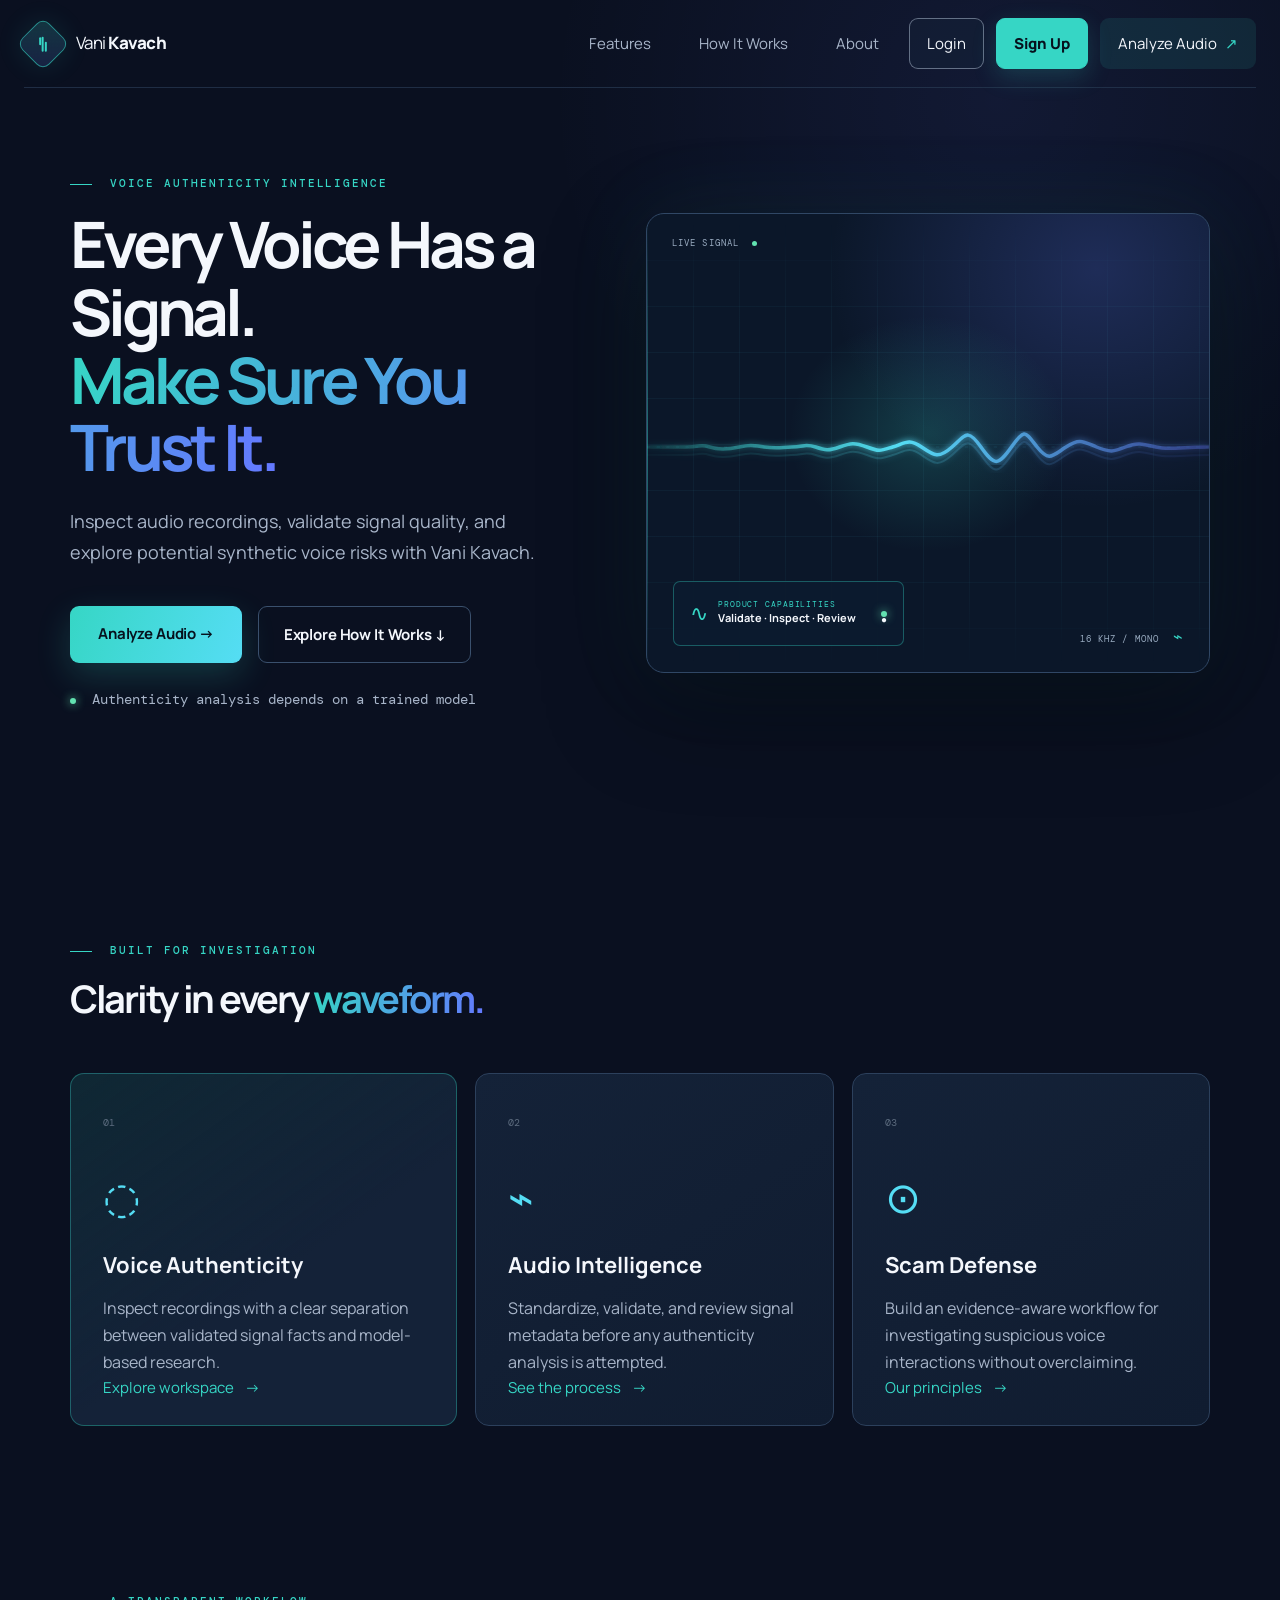
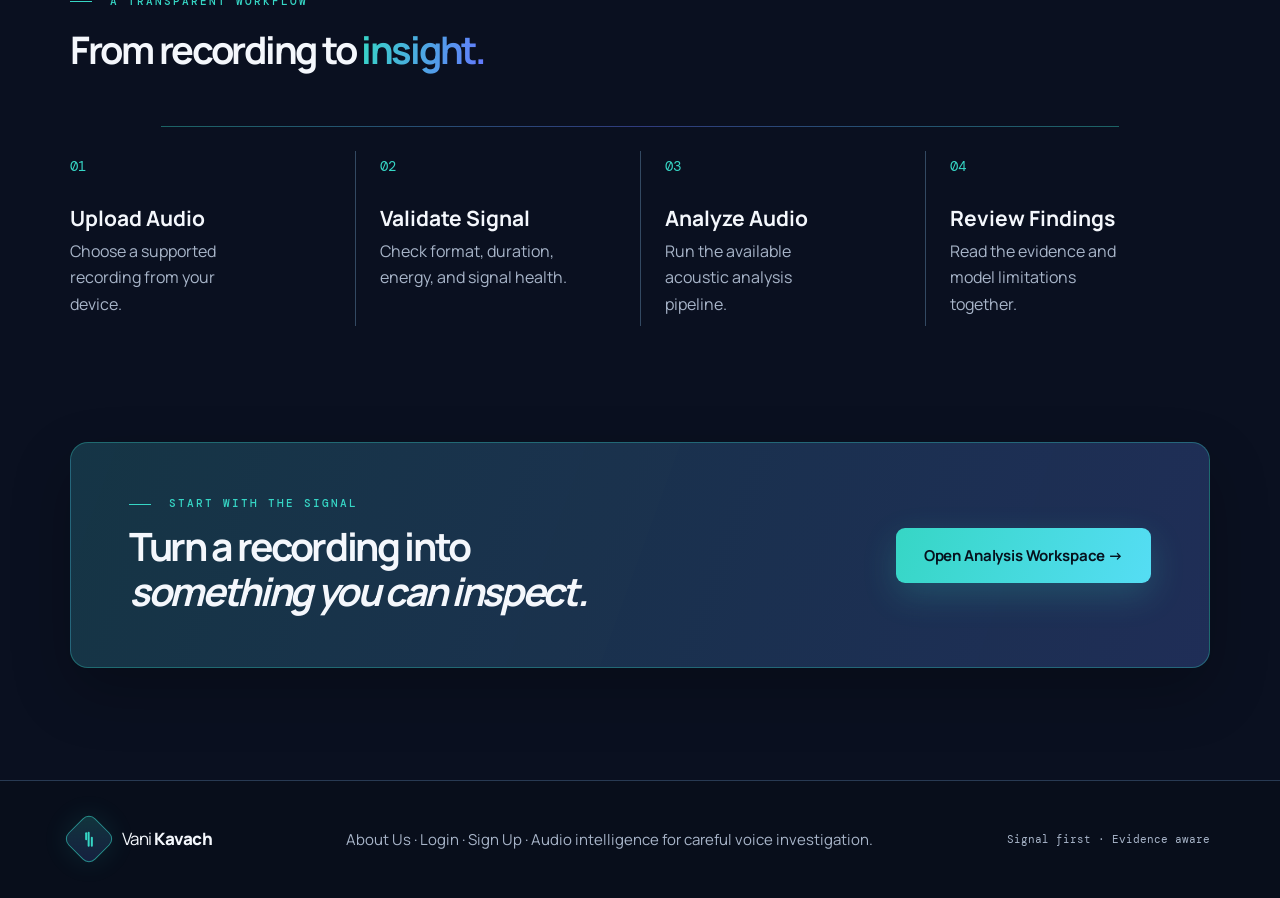
<file: frontend/index.html>
<!doctype html>
<html lang="en">
  <head>
    <meta charset="UTF-8" />
    <meta name="viewport" content="width=device-width, initial-scale=1.0" />
    <meta name="description" content="Vani Kavach voice signal validation workspace." />
    <title>Vani Kavach | Verify the Signal</title>
    <link rel="stylesheet" href="style.css" />
    <link rel="stylesheet" href="premium.css" />
  </head>
  <body>
    <header class="site-header">
      <a class="brand" href="index.html" aria-label="Vani Kavach home">
        <span class="brand-mark" aria-hidden="true"><i></i><i></i><i></i></span>
        <span>Vani <strong>Kavach</strong></span>
      </a>
      <button class="menu-toggle" type="button" aria-expanded="false" aria-controls="site-nav">Menu</button>
      <nav id="site-nav" class="site-nav" aria-label="Primary navigation">
        <a href="index.html#features">Features</a>
        <a href="index.html#how-it-works">How It Works</a>
        <a href="about.html">About</a>
        <a href="login.html">Login</a>
        <a href="signup.html">Sign Up</a>
        <a class="nav-cta" href="analyze.html">Analyze Audio <span aria-hidden="true">↗</span></a>
      </nav>
    </header>

    <main id="top">
      <section class="hero shell">
        <div class="hero-copy">
          <p class="eyebrow"><span></span> Voice authenticity intelligence</p>
          <h1>Every Voice Has a Signal.<br /><em>Make Sure You Trust It.</em></h1>
          <p class="hero-text">Inspect audio recordings, validate signal quality, and explore potential synthetic voice risks with Vani Kavach.</p>
          <div class="hero-actions">
            <a class="button button-primary" href="analyze.html">Analyze Audio <span aria-hidden="true">→</span></a>
            <a class="button button-quiet" href="#how-it-works">Explore How It Works <span aria-hidden="true">↓</span></a>
          </div>
          <div class="hero-note"><span class="pulse-dot"></span> Authenticity analysis depends on a trained model</div>
        </div>
        <div class="hero-visual" aria-label="Animated audio signal visualization">
          <div class="visual-grid"></div>
          <div class="scan-line"></div>
          <div class="signal-label label-top">LIVE SIGNAL <b></b></div>
          <div class="signal-label label-bottom">16 KHZ / MONO <span>⌁</span></div>
          <svg class="waveform" viewBox="0 0 700 280" role="img" aria-label="Audio waveform">
            <defs>
              <linearGradient id="wave" x1="0" x2="1">
                <stop offset="0" stop-color="#36d6c5" stop-opacity=".1" />
                <stop offset=".45" stop-color="#55ddf4" />
                <stop offset="1" stop-color="#6478ff" stop-opacity=".3" />
              </linearGradient>
              <filter id="glow"><feGaussianBlur stdDeviation="4" result="blur" /><feMerge><feMergeNode in="blur" /><feMergeNode in="SourceGraphic" /></feMerge></filter>
            </defs>
            <path class="wave-back" d="M0 140 C24 140 28 140 48 140 S66 136 78 140 S101 143 115 140 S132 138 146 140 S162 141 180 140 S198 136 210 140 S226 145 240 140 S258 134 274 140 S290 145 306 140 S326 129 342 140 S363 155 380 140 S399 116 416 140 S437 164 454 140 S471 121 486 140 S505 151 522 140 S543 133 560 140 S581 146 596 140 S617 136 634 140 S660 140 700 140" />
            <path class="wave-front" d="M0 140 C24 140 28 140 48 140 S66 136 78 140 S101 143 115 140 S132 138 146 140 S162 141 180 140 S198 136 210 140 S226 145 240 140 S258 134 274 140 S290 145 306 140 S326 129 342 140 S363 155 380 140 S399 116 416 140 S437 164 454 140 S471 121 486 140 S505 151 522 140 S543 133 560 140 S581 146 596 140 S617 136 634 140 S660 140 700 140" />
            <line x1="0" y1="140" x2="700" y2="140" class="wave-axis" />
          </svg>
          <div class="signal-panel">
            <span class="panel-icon">∿</span>
            <div><small>PRODUCT CAPABILITIES</small><strong>Validate · Inspect · Review</strong></div>
            <span class="panel-status">●</span>
          </div>
        </div>
      </section>

      <section id="features" class="section shell">
        <div class="section-heading"><p class="eyebrow"><span></span> Built for investigation</p><h2>Clarity in every <em>waveform.</em></h2></div>
        <div class="feature-grid">
          <article class="feature-card"><span class="feature-number">01</span><span class="feature-icon">◌</span><h3>Voice Authenticity</h3><p>Inspect recordings with a clear separation between validated signal facts and model-based research.</p><a href="analyze.html">Explore workspace <span>→</span></a></article>
          <article class="feature-card"><span class="feature-number">02</span><span class="feature-icon">⌁</span><h3>Audio Intelligence</h3><p>Standardize, validate, and review signal metadata before any authenticity analysis is attempted.</p><a href="#how-it-works">See the process <span>→</span></a></article>
          <article class="feature-card"><span class="feature-number">03</span><span class="feature-icon">⊙</span><h3>Scam Defense</h3><p>Build an evidence-aware workflow for investigating suspicious voice interactions without overclaiming.</p><a href="about.html">Our principles <span>→</span></a></article>
        </div>
      </section>

      <section id="how-it-works" class="section shell process-section">
        <div class="section-heading"><p class="eyebrow"><span></span> A transparent workflow</p><h2>From recording to <em>insight.</em></h2></div>
        <div class="process-grid"><article><span>01</span><h3>Upload Audio</h3><p>Choose a supported recording from your device.</p></article><article><span>02</span><h3>Validate Signal</h3><p>Check format, duration, energy, and signal health.</p></article><article><span>03</span><h3>Analyze Audio</h3><p>Run the available acoustic analysis pipeline.</p></article><article><span>04</span><h3>Review Findings</h3><p>Read the evidence and model limitations together.</p></article></div>
      </section>
      <section class="shell final-cta">
        <div><p class="eyebrow"><span></span> Start with the signal</p><h2>Turn a recording into<br /><em>something you can inspect.</em></h2></div>
        <a class="button button-primary" href="analyze.html">Open Analysis Workspace <span aria-hidden="true">→</span></a>
      </section>
    </main>

    <footer class="site-footer"><div class="shell footer-inner"><a class="brand" href="index.html"><span class="brand-mark" aria-hidden="true"><i></i><i></i><i></i></span><span>Vani <strong>Kavach</strong></span></a><p><a href="about.html">About Us</a> · <a href="login.html">Login</a> · <a href="signup.html">Sign Up</a> · Audio intelligence for careful voice investigation.</p><span class="footer-meta">Signal first · Evidence aware</span></div></footer>
    <script src="shared.js"></script>
  </body>
</html>
</file>
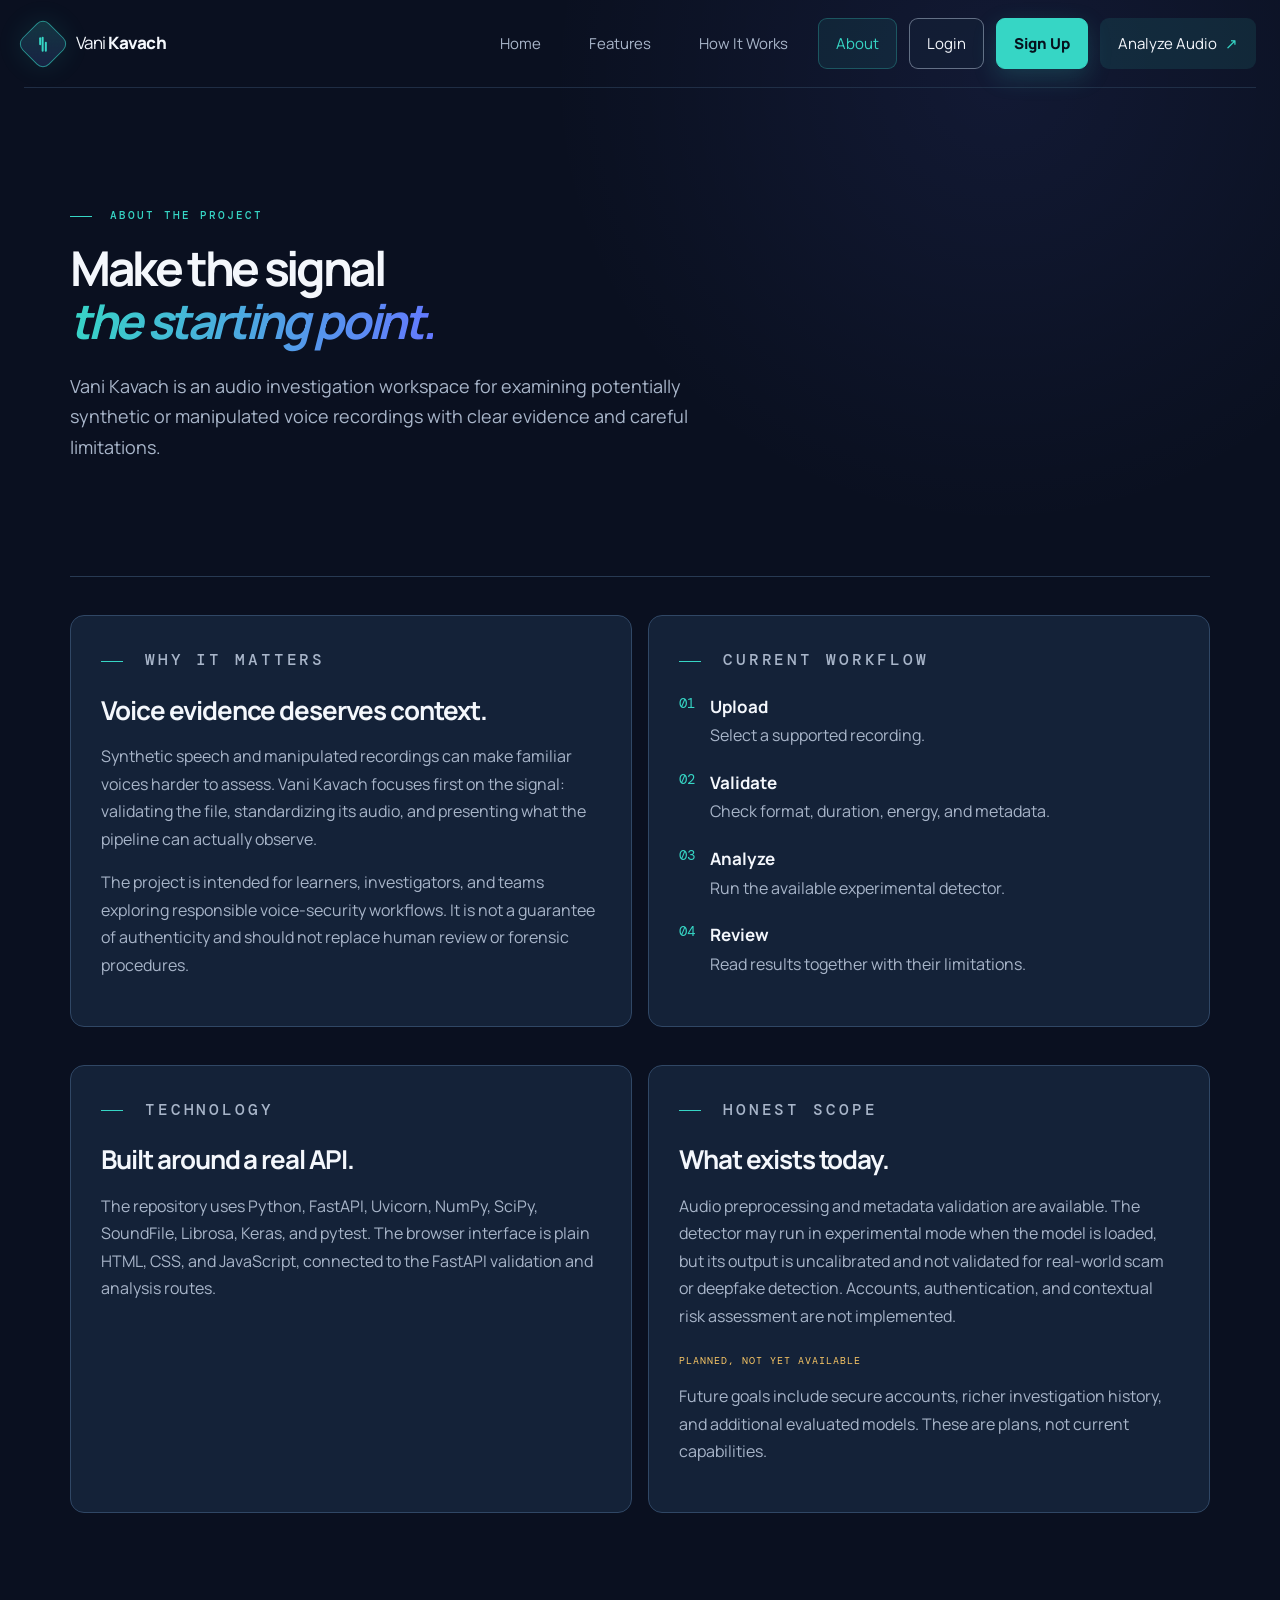
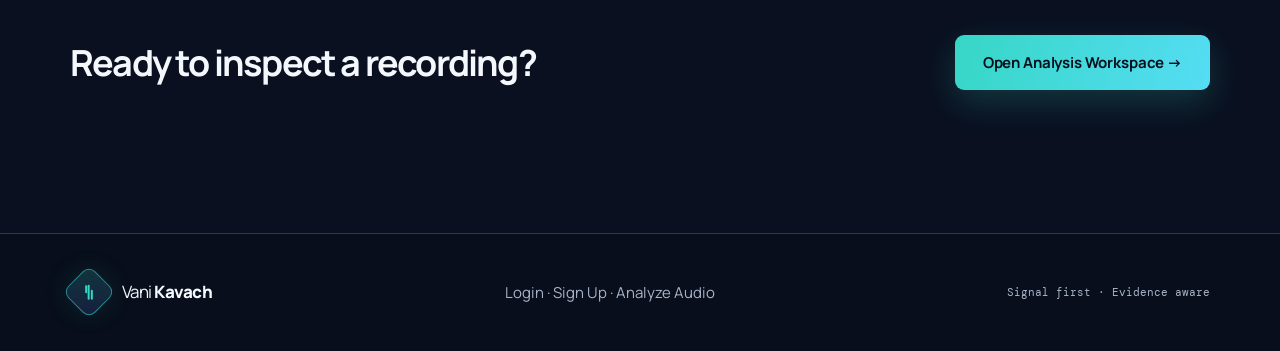
<file: frontend/about.html>
<!doctype html>
<html lang="en">
  <head><meta charset="UTF-8" /><meta name="viewport" content="width=device-width, initial-scale=1.0" /><meta name="description" content="About the Vani Kavach voice investigation project." /><title>About Vani Kavach</title><link rel="stylesheet" href="style.css" /><link rel="stylesheet" href="premium.css" /></head>
  <body>
    <header class="site-header"><a class="brand" href="index.html" aria-label="Vani Kavach home"><span class="brand-mark" aria-hidden="true"><i></i><i></i><i></i></span><span>Vani <strong>Kavach</strong></span></a><button class="menu-toggle" type="button" aria-expanded="false" aria-controls="site-nav">Menu</button><nav id="site-nav" class="site-nav" aria-label="Primary navigation"><a href="index.html">Home</a><a href="index.html#features">Features</a><a href="index.html#how-it-works">How It Works</a><a class="active" href="about.html">About</a><a href="login.html">Login</a><a href="signup.html">Sign Up</a><a class="nav-cta" href="analyze.html">Analyze Audio <span>↗</span></a></nav></header>
    <main class="page-main"><section class="shell page-hero"><p class="eyebrow"><span></span> About the project</p><h1>Make the signal<br /><em>the starting point.</em></h1><p>Vani Kavach is an audio investigation workspace for examining potentially synthetic or manipulated voice recordings with clear evidence and careful limitations.</p></section>
      <section class="shell content-grid"><article class="content-panel"><p class="eyebrow"><span></span> Why it matters</p><h2>Voice evidence deserves context.</h2><p>Synthetic speech and manipulated recordings can make familiar voices harder to assess. Vani Kavach focuses first on the signal: validating the file, standardizing its audio, and presenting what the pipeline can actually observe.</p><p>The project is intended for learners, investigators, and teams exploring responsible voice-security workflows. It is not a guarantee of authenticity and should not replace human review or forensic procedures.</p></article><article class="content-panel"><p class="eyebrow"><span></span> Current workflow</p><div class="stack-list"><div><b>01</b><span><strong>Upload</strong>Select a supported recording.</span></div><div><b>02</b><span><strong>Validate</strong>Check format, duration, energy, and metadata.</span></div><div><b>03</b><span><strong>Analyze</strong>Run the available experimental detector.</span></div><div><b>04</b><span><strong>Review</strong>Read results together with their limitations.</span></div></div></article></section>
      <section class="shell content-grid"><article class="content-panel"><p class="eyebrow"><span></span> Technology</p><h2>Built around a real API.</h2><p>The repository uses Python, FastAPI, Uvicorn, NumPy, SciPy, SoundFile, Librosa, Keras, and pytest. The browser interface is plain HTML, CSS, and JavaScript, connected to the FastAPI validation and analysis routes.</p></article><article class="content-panel"><p class="eyebrow"><span></span> Honest scope</p><h2>What exists today.</h2><p>Audio preprocessing and metadata validation are available. The detector may run in experimental mode when the model is loaded, but its output is uncalibrated and not validated for real-world scam or deepfake detection. Accounts, authentication, and contextual risk assessment are not implemented.</p><p class="planned-label">PLANNED, NOT YET AVAILABLE</p><p>Future goals include secure accounts, richer investigation history, and additional evaluated models. These are plans, not current capabilities.</p></article></section>
      <section class="shell page-cta"><h2>Ready to inspect a recording?</h2><a class="button button-primary" href="analyze.html">Open Analysis Workspace <span>→</span></a></section>
    </main>
    <footer class="site-footer"><div class="shell footer-inner"><a class="brand" href="index.html"><span class="brand-mark" aria-hidden="true"><i></i><i></i><i></i></span><span>Vani <strong>Kavach</strong></span></a><p><a href="login.html">Login</a> · <a href="signup.html">Sign Up</a> · <a href="analyze.html">Analyze Audio</a></p><span class="footer-meta">Signal first · Evidence aware</span></div></footer><script src="shared.js"></script>
  </body>
</html>
</file>
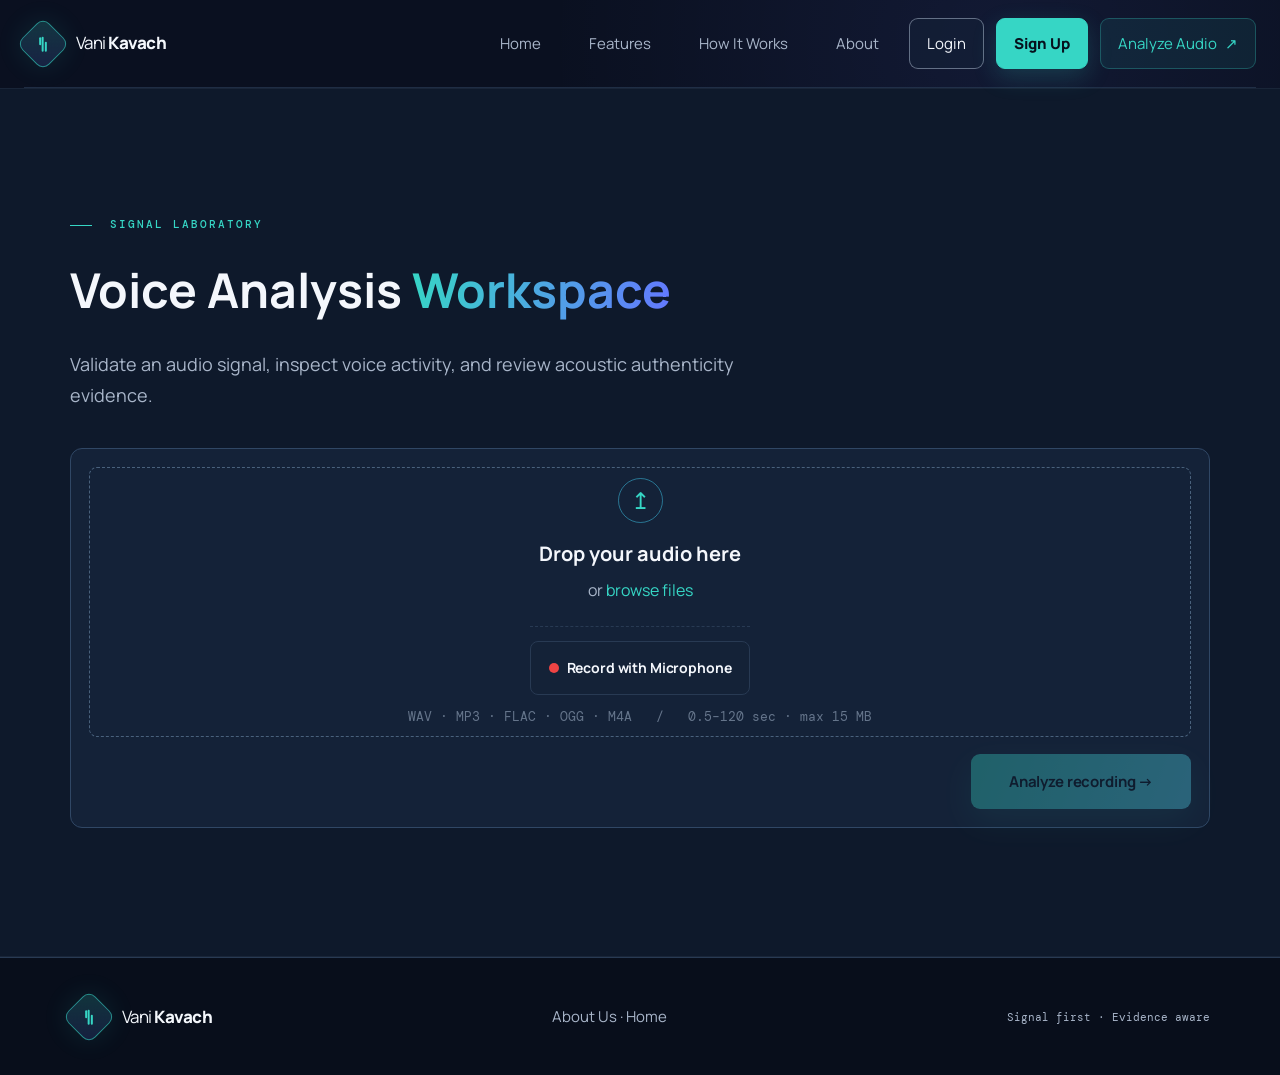
<file: frontend/analyze.html>
<!doctype html>
<html lang="en">
  <head>
    <meta charset="UTF-8" />
    <meta name="viewport" content="width=device-width, initial-scale=1.0" />
    <meta name="description" content="Validate and analyze an audio recording with Vani Kavach." />
    <title>Analyze Audio | Vani Kavach</title>
    <link rel="stylesheet" href="style.css" />
    <link rel="stylesheet" href="premium.css" />
  </head>
  <body>
    <header class="site-header">
      <a class="brand" href="index.html" aria-label="Vani Kavach home">
        <span class="brand-mark" aria-hidden="true"><i></i><i></i><i></i></span>
        <span>Vani <strong>Kavach</strong></span>
      </a>
      <button class="menu-toggle" type="button" aria-expanded="false" aria-controls="site-nav">Menu</button>
      <nav id="site-nav" class="site-nav" aria-label="Primary navigation">
        <a href="index.html">Home</a>
        <a href="index.html#features">Features</a>
        <a href="index.html#how-it-works">How It Works</a>
        <a href="about.html">About</a>
        <a href="login.html">Login</a>
        <a href="signup.html">Sign Up</a>
        <a class="nav-cta active" href="analyze.html">Analyze Audio <span>↗</span></a>
      </nav>
    </header>

    <main class="workspace-section page-main">
      <div class="shell">
        <div class="section-heading workspace-heading">
          <p class="eyebrow"><span></span> Signal laboratory</p>
          <h1>Voice Analysis <em>Workspace</em></h1>
          <p>Validate an audio signal, inspect voice activity, and review acoustic authenticity evidence.</p>
        </div>

        <div class="workspace-card">
          <div id="drop-zone" class="drop-zone" tabindex="0" role="button" aria-label="Choose an audio file">
            <input id="file-input" type="file" accept=".wav,.mp3,.flac,.ogg,.m4a,audio/*" hidden />
            <div class="upload-orb" aria-hidden="true">↥</div>
            <h3>Drop your audio here</h3>
            <p>or <button id="browse-button" class="inline-button" type="button">browse files</button></p>

            <div class="mic-option" style="margin-top: 16px; padding-top: 14px; border-top: 1px dashed var(--line); display: flex; flex-direction: column; align-items: center; gap: 8px;">
              <button id="record-button" class="button" type="button" style="background: rgba(20, 34, 56, 0.8); border: 1px solid var(--line); font-size: 14px; padding: 8px 18px; border-radius: 8px; display: inline-flex; align-items: center; gap: 8px; color: var(--text); cursor: pointer;">
                <span id="rec-indicator" style="width: 10px; height: 10px; border-radius: 50%; background: #ef4444; display: inline-block;"></span>
                <span id="record-text">Record with Microphone</span>
              </button>
              <span id="recording-timer" class="is-hidden" style="color: var(--highlight); font-weight: 700; font-size: 14px;">00:00</span>
            </div>

            <small style="margin-top: 12px; display: block;">WAV · MP3 · FLAC · OGG · M4A &nbsp; / &nbsp; 0.5–120 sec · max 15 MB</small>
          </div>

          <div id="file-card" class="file-card is-hidden">
            <div class="file-icon">∿</div>
            <div class="file-details">
              <strong id="file-name"></strong>
              <span id="file-size"></span>
            </div>
            <button id="remove-file" class="icon-button" type="button" aria-label="Remove selected file">×</button>
            <audio id="audio-preview" controls></audio>
            <div class="wave-strip" aria-hidden="true"></div>
          </div>

          <div class="workspace-actions">
            <p id="status-message" class="status-message" role="status" aria-live="polite"></p>
            <button id="analyze-button" class="button button-primary" type="button" disabled>
              Analyze recording <span>→</span>
            </button>
          </div>
        </div>

        <div id="results" class="results is-hidden" aria-live="polite"></div>
      </div>
    </main>

    <footer class="site-footer">
      <div class="shell footer-inner">
        <a class="brand" href="index.html">
          <span class="brand-mark" aria-hidden="true"><i></i><i></i><i></i></span>
          <span>Vani <strong>Kavach</strong></span>
        </a>
        <p><a href="about.html">About Us</a> · <a href="index.html">Home</a></p>
        <span class="footer-meta">Signal first · Evidence aware</span>
      </div>
    </footer>

    <script src="shared.js"></script>
    <script src="script.js"></script>
  </body>
</html>
</file>
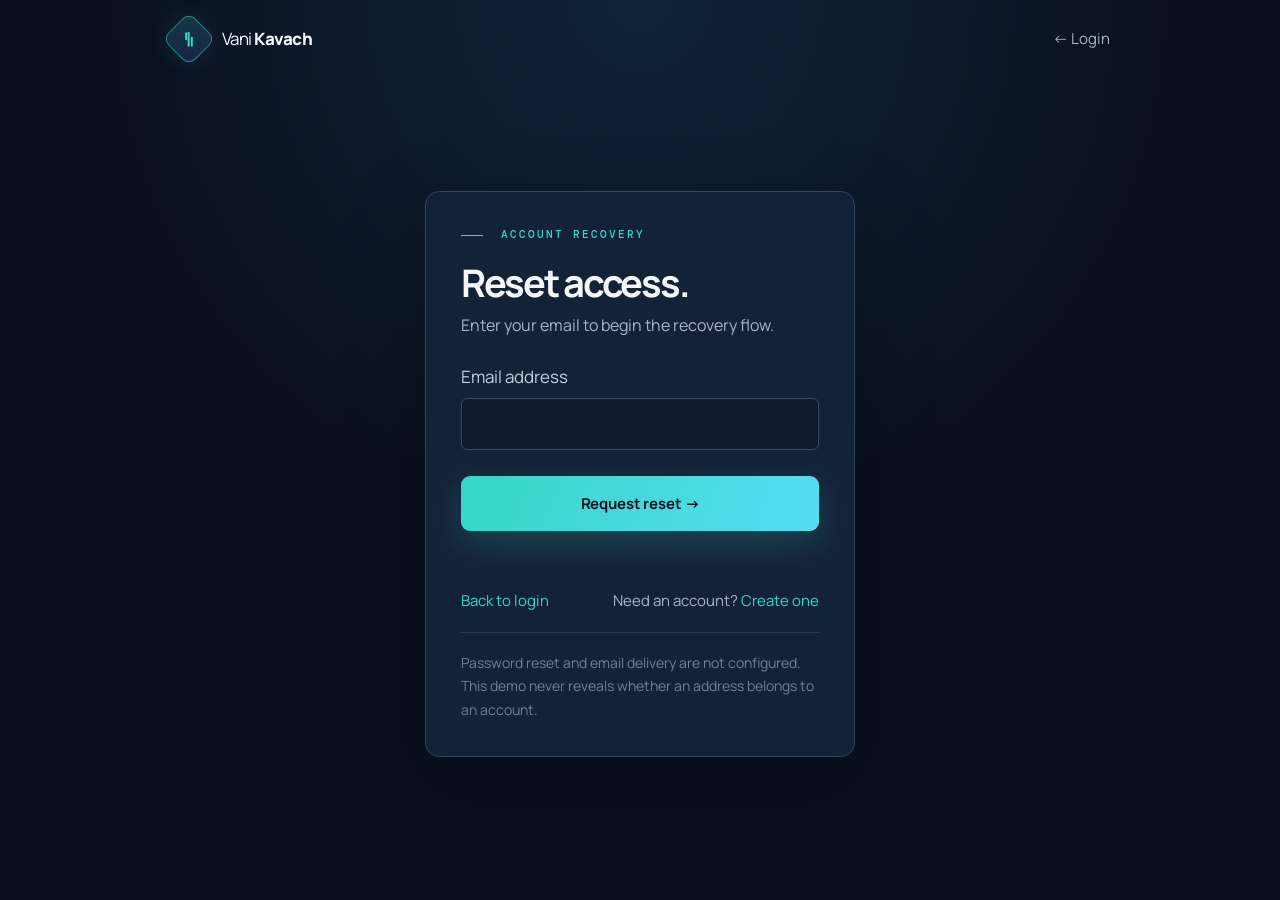
<file: frontend/forgot-password.html>
<!doctype html>
<html lang="en">
  <head><meta charset="UTF-8" /><meta name="viewport" content="width=device-width, initial-scale=1.0" /><title>Forgot Password | Vani Kavach</title><link rel="stylesheet" href="style.css" /><link rel="stylesheet" href="premium.css" /></head>
  <body class="auth-page"><header class="auth-header"><a class="brand" href="index.html"><span class="brand-mark" aria-hidden="true"><i></i><i></i><i></i></span><span>Vani <strong>Kavach</strong></span></a><a href="login.html" class="back-link">← Login</a></header><main class="auth-main"><section class="auth-card"><p class="eyebrow"><span></span> Account recovery</p><h1>Reset access.</h1><p class="auth-intro">Enter your email to begin the recovery flow.</p><form data-form-kind="forgot" novalidate><label for="email">Email address<input id="email" name="email" type="email" autocomplete="email" required /></label><button class="button button-primary form-submit" type="submit">Request reset <span>→</span></button><p class="form-message" role="status" aria-live="polite"></p></form><div class="auth-links"><a href="login.html">Back to login</a><span>Need an account? <a href="signup.html">Create one</a></span></div><p class="backend-note">Password reset and email delivery are not configured. This demo never reveals whether an address belongs to an account.</p></section></main><script src="shared.js"></script></body>
</html>
</file>
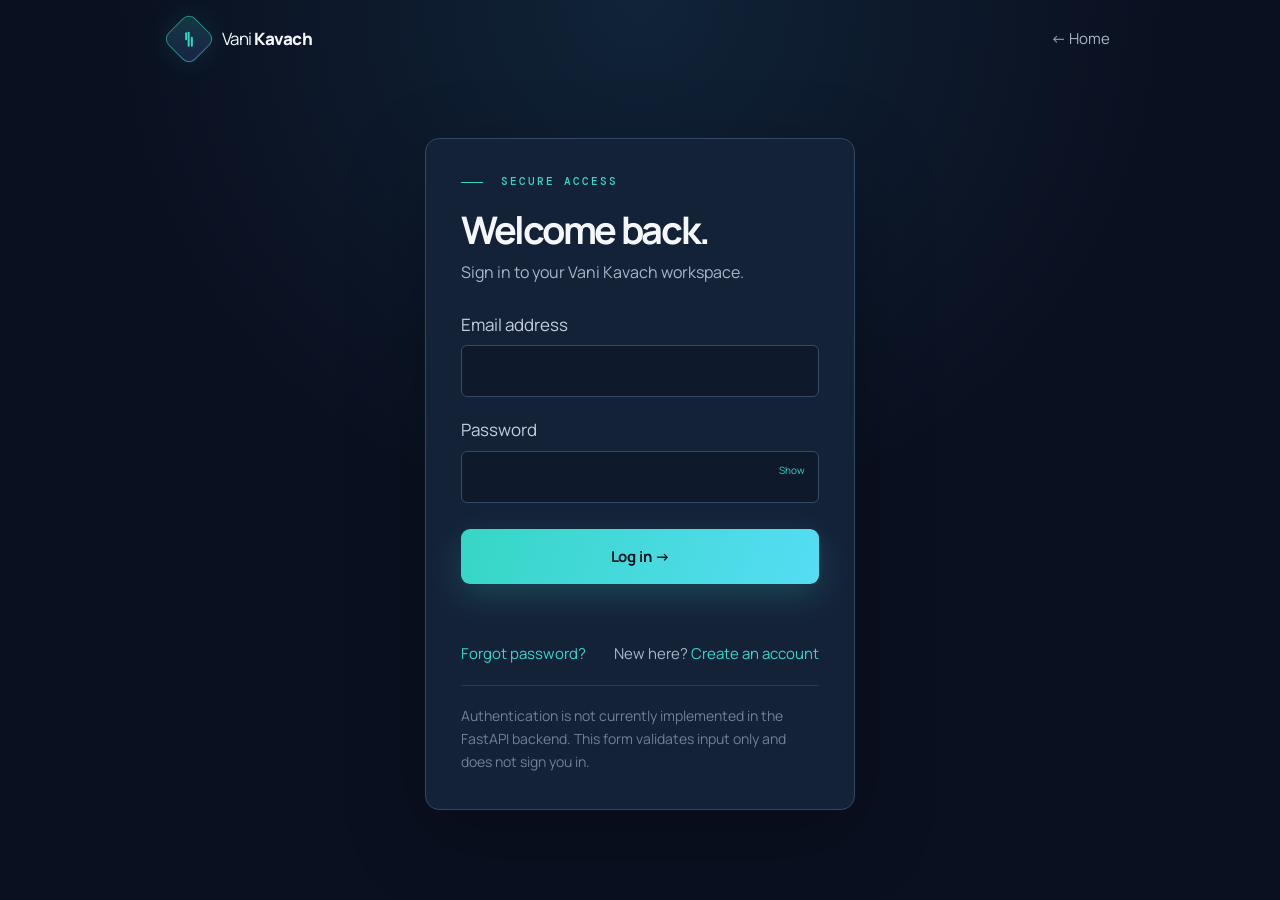
<file: frontend/login.html>
<!doctype html>
<html lang="en">
  <head><meta charset="UTF-8" /><meta name="viewport" content="width=device-width, initial-scale=1.0" /><title>Login | Vani Kavach</title><link rel="stylesheet" href="style.css" /><link rel="stylesheet" href="premium.css" /></head>
  <body class="auth-page"><header class="auth-header"><a class="brand" href="index.html"><span class="brand-mark" aria-hidden="true"><i></i><i></i><i></i></span><span>Vani <strong>Kavach</strong></span></a><a href="index.html" class="back-link">← Home</a></header><main class="auth-main"><section class="auth-card"><p class="eyebrow"><span></span> Secure access</p><h1>Welcome back.</h1><p class="auth-intro">Sign in to your Vani Kavach workspace.</p><form data-form-kind="login" novalidate><label for="email">Email address<input id="email" name="email" type="email" autocomplete="email" required /></label><label for="password">Password<div class="password-field"><input id="password" name="password" type="password" autocomplete="current-password" required /><button type="button" data-password-toggle="password">Show</button></div></label><button class="button button-primary form-submit" type="submit">Log in <span>→</span></button><p class="form-message" role="status" aria-live="polite"></p></form><div class="auth-links"><a href="forgot-password.html">Forgot password?</a><span>New here? <a href="signup.html">Create an account</a></span></div><p class="backend-note">Authentication is not currently implemented in the FastAPI backend. This form validates input only and does not sign you in.</p></section></main><script src="shared.js"></script></body>
</html>
</file>
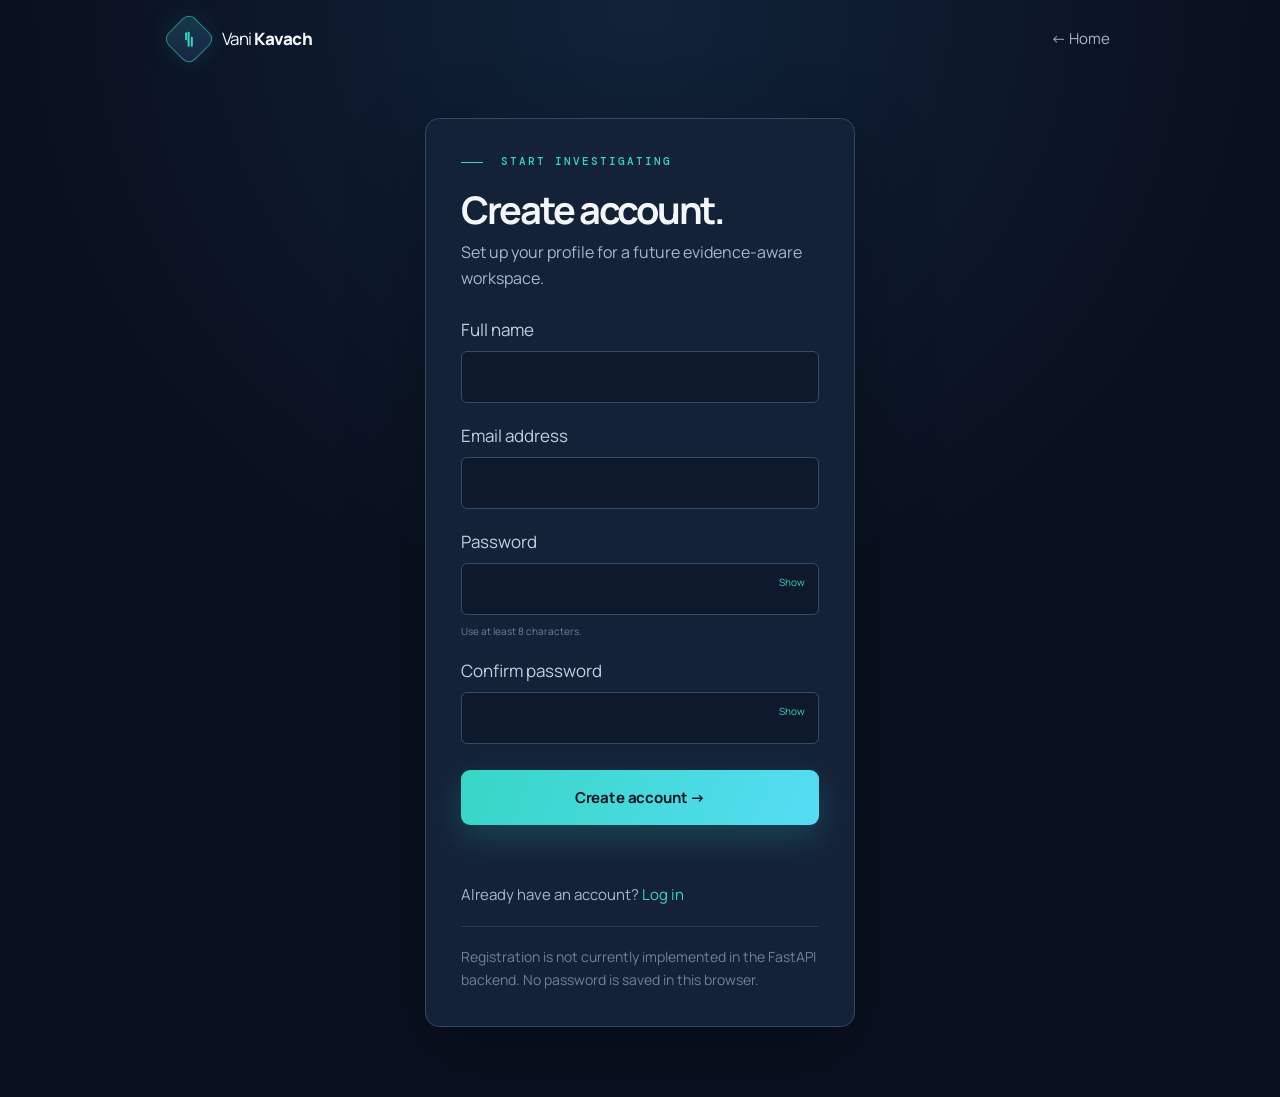
<file: frontend/signup.html>
<!doctype html>
<html lang="en">
  <head><meta charset="UTF-8" /><meta name="viewport" content="width=device-width, initial-scale=1.0" /><title>Create Account | Vani Kavach</title><link rel="stylesheet" href="style.css" /><link rel="stylesheet" href="premium.css" /></head>
  <body class="auth-page"><header class="auth-header"><a class="brand" href="index.html"><span class="brand-mark" aria-hidden="true"><i></i><i></i><i></i></span><span>Vani <strong>Kavach</strong></span></a><a href="index.html" class="back-link">← Home</a></header><main class="auth-main"><section class="auth-card"><p class="eyebrow"><span></span> Start investigating</p><h1>Create account.</h1><p class="auth-intro">Set up your profile for a future evidence-aware workspace.</p><form data-form-kind="signup" novalidate><label for="full-name">Full name<input id="full-name" name="fullName" type="text" autocomplete="name" required /></label><label for="email">Email address<input id="email" name="email" type="email" autocomplete="email" required /></label><label for="password">Password<div class="password-field"><input id="password" name="password" type="password" autocomplete="new-password" required /><button type="button" data-password-toggle="password">Show</button></div><small class="field-hint">Use at least 8 characters.</small></label><label for="confirm-password">Confirm password<div class="password-field"><input id="confirm-password" name="confirmPassword" type="password" autocomplete="new-password" required /><button type="button" data-password-toggle="confirm-password">Show</button></div></label><button class="button button-primary form-submit" type="submit">Create account <span>→</span></button><p class="form-message" role="status" aria-live="polite"></p></form><div class="auth-links"><span>Already have an account? <a href="login.html">Log in</a></span></div><p class="backend-note">Registration is not currently implemented in the FastAPI backend. No password is saved in this browser.</p></section></main><script src="shared.js"></script></body>
</html>
</file>
<file: frontend/style.css>
@import url("https://fonts.googleapis.com/css2?family=DM+Mono:wght@400;500&family=Manrope:wght@400;500;600;700;800&display=swap");

:root{--bg:#0a1020;--surface:#142238;--surface-2:#0e192b;--line:#283a53;--text:#f4f7fc;--muted:#a8b5c9;--cyan:#36d6c5;--highlight:#55ddf4;--indigo:#6478ff;--violet:#6478ff;--green:#62e2b0;--amber:#f8c665}
*{box-sizing:border-box}html{scroll-behavior:smooth}body{margin:0;background:var(--bg);color:var(--text);font-family:Manrope,Arial,sans-serif;line-height:1.55}a{color:inherit;text-decoration:none}button{font:inherit}.shell{width:min(1140px,calc(100% - 48px));margin:auto}
.site-header{height:78px;display:flex;align-items:center;justify-content:space-between;width:min(1240px,calc(100% - 48px));margin:auto;border-bottom:1px solid rgba(36,50,71,.55)}.brand{display:flex;align-items:center;gap:11px;font-size:15px;letter-spacing:-.03em}.brand strong{font-weight:800}.brand-mark{height:30px;width:30px;display:flex;align-items:center;justify-content:center;gap:2px;border:1px solid rgba(67,217,255,.35);border-radius:9px;transform:rotate(45deg);background:linear-gradient(135deg,rgba(67,217,255,.2),rgba(139,125,255,.08))}.brand-mark i{display:block;width:2px;background:var(--cyan);border-radius:4px;transform:rotate(-45deg)}.brand-mark i:nth-child(1){height:8px}.brand-mark i:nth-child(2){height:15px}.brand-mark i:nth-child(3){height:10px}.site-nav{display:flex;align-items:center;gap:30px;font-size:12px;color:var(--muted)}.site-nav a:hover{color:var(--text)}.nav-cta{padding:10px 15px;border:1px solid var(--line);border-radius:7px;color:var(--text)!important}.nav-cta span{color:var(--cyan);margin-left:8px}.menu-toggle{display:none;background:none;border:1px solid var(--line);color:var(--text);padding:8px 11px;border-radius:6px}
.hero{display:grid;grid-template-columns:.88fr 1.12fr;gap:70px;align-items:center;min-height:590px;padding:74px 0 86px}.eyebrow{color:var(--cyan);font:500 10px "DM Mono",monospace;letter-spacing:.16em;text-transform:uppercase;margin:0 0 20px}.eyebrow span{display:inline-block;width:22px;height:1px;background:var(--cyan);vertical-align:middle;margin-right:9px}.hero h1{font-size:clamp(42px,5.2vw,70px);line-height:1.06;letter-spacing:-.07em;margin:0 0 25px}.hero h1 em,.section-heading em{font-style:normal;color:var(--cyan)}.hero-text{max-width:470px;color:var(--muted);font-size:15px}.hero-actions{display:flex;gap:14px;margin:31px 0 25px;flex-wrap:wrap}.button{border:0;border-radius:7px;padding:13px 18px;font-size:12px;font-weight:700;cursor:pointer;transition:.2s transform,.2s background,.2s opacity}.button:hover{transform:translateY(-2px)}.button-primary{background:var(--cyan);color:#06111d;box-shadow:0 0 28px rgba(67,217,255,.18)}.button-primary:hover{background:#73e4ff}.button-primary:disabled{opacity:.35;cursor:not-allowed;transform:none}.button-quiet{background:transparent;border:1px solid var(--line);color:var(--text)}.button-quiet:hover{border-color:var(--cyan)}.hero-note{font:10px "DM Mono",monospace;color:#64748b}.pulse-dot,.panel-status{display:inline-block;width:6px;height:6px;background:var(--green);border-radius:50%;box-shadow:0 0 10px var(--green);margin-right:8px}
.hero-visual{height:390px;position:relative;border:1px solid var(--line);border-radius:12px;overflow:hidden;background:radial-gradient(ellipse at 55% 45%,rgba(27,67,99,.42),transparent 62%),#091321;box-shadow:0 25px 80px rgba(0,0,0,.25)}.visual-grid{position:absolute;inset:0;opacity:.33;background-image:linear-gradient(rgba(67,217,255,.08) 1px,transparent 1px),linear-gradient(90deg,rgba(67,217,255,.08) 1px,transparent 1px);background-size:42px 42px;mask-image:linear-gradient(to bottom,transparent,#000 25%,#000 75%,transparent)}.scan-line{position:absolute;top:0;bottom:0;width:1px;background:linear-gradient(transparent,var(--cyan),transparent);opacity:.45;animation:scan 4s ease-in-out infinite}.waveform{position:absolute;width:100%;left:0;top:55px;height:270px}.wave-back,.wave-front{fill:none;stroke:url(#wave);stroke-width:2;vector-effect:non-scaling-stroke}.wave-back{opacity:.25;transform:translateY(10px);filter:url(#glow)}.wave-front{filter:url(#glow);stroke-width:3}.wave-axis{stroke:#43d9ff;opacity:.12;stroke-dasharray:4 8}.signal-label{position:absolute;font:9px "DM Mono",monospace;color:#8292a7;letter-spacing:.12em}.label-top{top:23px;left:25px}.label-top b{display:inline-block;width:5px;height:5px;border-radius:50%;background:var(--green);margin-left:7px}.label-bottom{bottom:25px;right:25px}.label-bottom span{color:var(--cyan);font-size:16px;margin-left:8px}.signal-panel{position:absolute;bottom:21px;left:22px;display:flex;align-items:center;gap:10px;padding:10px 12px;border-radius:7px;background:rgba(13,25,41,.9);border:1px solid rgba(67,217,255,.22);font-size:10px}.panel-icon{font-size:22px;color:var(--cyan)}.signal-panel small{display:block;color:var(--cyan);font:8px "DM Mono",monospace;letter-spacing:.11em}.signal-panel strong{font-size:11px}.panel-status{margin:0 0 0 15px}
.section{padding:90px 0}.section-heading h2{font-size:clamp(30px,4vw,46px);letter-spacing:-.06em;line-height:1.1;margin:0}.feature-grid{display:grid;grid-template-columns:repeat(3,1fr);gap:15px;margin-top:45px}.feature-card{position:relative;min-height:255px;background:var(--surface);border:1px solid var(--line);border-radius:10px;padding:25px;transition:.25s transform,.25s border-color}.feature-card:hover{transform:translateY(-5px);border-color:#38617a}.feature-number{font:10px "DM Mono",monospace;color:#5d6c7f}.feature-icon{display:block;color:var(--cyan);font-size:35px;margin:20px 0 14px}.feature-card h3{font-size:16px;margin:0 0 9px}.feature-card p{font-size:12px;color:var(--muted);max-width:270px}.feature-card a{position:absolute;bottom:24px;font-size:11px;color:var(--cyan)}.feature-card a span{margin-left:8px}
.workspace-section{padding:94px 0;background:var(--surface-2);border-top:1px solid rgba(36,50,71,.5);border-bottom:1px solid rgba(36,50,71,.5)}.workspace-heading>p:last-child{color:var(--muted);font-size:13px;margin-top:16px}.workspace-card{margin-top:38px;padding:18px;background:rgba(16,24,39,.8);border:1px solid var(--line);border-radius:12px}.drop-zone{min-height:220px;display:flex;flex-direction:column;justify-content:center;align-items:center;text-align:center;border:1px dashed #3a536b;border-radius:8px;cursor:pointer;transition:.2s background,.2s border-color}.drop-zone:hover,.drop-zone.is-dragging{background:rgba(67,217,255,.05);border-color:var(--cyan)}.upload-orb{display:grid;place-items:center;width:45px;height:45px;border-radius:50%;color:var(--cyan);border:1px solid rgba(67,217,255,.45);font-size:23px;margin-bottom:14px}.drop-zone h3{font-size:14px;margin:0}.drop-zone p{font-size:12px;color:var(--muted);margin:3px}.inline-button{border:0;padding:0;background:none;color:var(--cyan);cursor:pointer}.drop-zone small{color:#65758b;font:9px "DM Mono",monospace;margin-top:18px}.file-card{display:grid;grid-template-columns:auto 1fr auto;align-items:center;gap:12px;padding:15px;border:1px solid rgba(67,217,255,.3);border-radius:8px;background:rgba(67,217,255,.04)}.file-icon{display:grid;place-items:center;width:37px;height:37px;border-radius:6px;background:rgba(67,217,255,.12);color:var(--cyan);font-size:20px}.file-details strong,.file-details span{display:block}.file-details strong{font-size:12px;overflow:hidden;text-overflow:ellipsis;white-space:nowrap;max-width:500px}.file-details span{color:var(--muted);font:10px "DM Mono",monospace;margin-top:3px}.icon-button{border:0;background:none;color:var(--muted);font-size:24px;cursor:pointer}.icon-button:hover{color:var(--text)}audio{grid-column:1/-1;width:100%;height:34px;filter:invert(1) hue-rotate(170deg) saturate(1.5);opacity:.85}.wave-strip{grid-column:1/-1;height:30px;opacity:.7;background:linear-gradient(90deg,transparent 0 2%,var(--cyan) 2% 2.5%,transparent 2.5% 5%,var(--cyan) 5% 5.4%,transparent 5.4% 7%,var(--cyan) 7% 8%,transparent 8% 10%,var(--cyan) 10% 10.5%,transparent 10.5% 14%,var(--cyan) 14% 15%,transparent 15% 17%,var(--cyan) 17% 17.5%,transparent 17.5% 100%);background-size:105px 100%;mask-image:linear-gradient(90deg,transparent,#000 15%,#000 85%,transparent)}.workspace-actions{display:flex;align-items:center;justify-content:space-between;gap:15px;margin-top:17px}.status-message{font-size:11px;color:var(--muted);margin:0}.status-message.error{color:#ff8b8b}.status-message.loading{color:var(--cyan)}.results{margin-top:17px;padding:24px;background:var(--surface);border:1px solid var(--line);border-radius:10px}.results h3{margin:0 0 15px;font-size:15px}.result-grid{display:grid;grid-template-columns:repeat(3,1fr);gap:10px}.result-item{padding:12px;border:1px solid var(--line);border-radius:6px}.result-item small{display:block;color:var(--muted);font:9px "DM Mono",monospace;text-transform:uppercase}.result-item strong{display:block;margin-top:4px;font-size:13px}.model-note{margin:17px 0 0;padding:13px;border-left:2px solid var(--amber);background:rgba(248,198,101,.06);font-size:11px;color:#c2cddd}.model-note.experimental{border-color:var(--cyan);background:rgba(67,217,255,.05)}.is-hidden{display:none!important}
.process-grid{display:grid;grid-template-columns:repeat(4,1fr);gap:0;margin-top:45px}.process-grid article{padding:0 24px;border-left:1px solid var(--line)}.process-grid article:first-child{padding-left:0;border:0}.process-grid span{color:var(--cyan);font:11px "DM Mono",monospace}.process-grid h3{font-size:14px;margin:20px 0 7px}.process-grid p{color:var(--muted);font-size:12px;margin:0;max-width:190px}.site-footer{border-top:1px solid var(--line);padding:30px 0}.footer-inner{display:flex;align-items:center;justify-content:space-between}.footer-inner p,.footer-meta{color:var(--muted);font-size:11px}.footer-meta{font-family:"DM Mono",monospace}
@keyframes scan{0%,100%{left:8%;opacity:0}15%{opacity:.45}85%{opacity:.45}50%{left:88%}}@media(max-width:800px){.site-header{height:68px}.menu-toggle{display:block}.site-nav{display:none;position:absolute;z-index:5;top:68px;left:24px;right:24px;padding:16px;background:var(--surface);border:1px solid var(--line);border-radius:8px;flex-direction:column;align-items:stretch;gap:16px}.site-nav.is-open{display:flex}.hero{grid-template-columns:1fr;gap:35px;padding:64px 0}.hero-visual{height:320px}.feature-grid{grid-template-columns:1fr}.process-grid{grid-template-columns:1fr 1fr;gap:28px}.process-grid article{padding:0 0 0 16px}.process-grid article:nth-child(3){border-left:0;padding-left:0}.footer-inner{flex-wrap:wrap;gap:18px}.footer-inner p{order:3;width:100%}}@media(max-width:520px){.shell,.site-header{width:calc(100% - 32px)}.hero h1{font-size:43px}.section,.workspace-section{padding:65px 0}.workspace-actions{align-items:stretch;flex-direction:column}.workspace-actions .button{width:100%}.result-grid{grid-template-columns:1fr 1fr}.process-grid{grid-template-columns:1fr}.process-grid article,.process-grid article:nth-child(3){border-left:0;padding-left:0}.footer-meta{display:none}}

.active{color:var(--cyan)!important}.page-main{min-height:calc(100vh - 145px)}.page-hero{padding:92px 0 75px;border-bottom:1px solid var(--line)}.page-hero h1{font-size:clamp(42px,6vw,70px);line-height:1.05;letter-spacing:-.07em;margin:0 0 23px}.page-hero>p:last-child{max-width:610px;color:var(--muted);font-size:15px}.content-grid{display:grid;grid-template-columns:1fr 1fr;gap:16px;padding-top:38px}.content-panel{padding:30px;background:var(--surface);border:1px solid var(--line);border-radius:10px}.content-panel h2{font-size:24px;line-height:1.2;letter-spacing:-.04em;margin:0 0 17px}.content-panel p{color:var(--muted);font-size:13px}.stack-list{display:grid;gap:17px}.stack-list>div{display:flex;gap:15px;align-items:flex-start}.stack-list b{color:var(--cyan);font:11px "DM Mono",monospace}.stack-list span{display:grid;gap:3px;font-size:12px;color:var(--muted)}.stack-list strong{font-size:13px;color:var(--text)}.planned-label{color:var(--amber)!important;font:10px "DM Mono",monospace!important;letter-spacing:.1em;margin-top:24px}.page-cta{display:flex;justify-content:space-between;align-items:center;gap:20px;padding:80px 0}.page-cta h2{font-size:28px;letter-spacing:-.05em}.auth-page{min-height:100vh;background:radial-gradient(circle at 50% 0%,rgba(25,62,89,.42),transparent 48%),var(--bg)}.auth-header{width:min(940px,calc(100% - 40px));height:78px;margin:auto;display:flex;justify-content:space-between;align-items:center}.back-link{color:var(--muted);font-size:12px}.back-link:hover{color:var(--cyan)}.auth-main{min-height:calc(100vh - 78px);display:grid;place-items:center;padding:40px 20px 70px}.auth-card{width:min(430px,100%);padding:35px;background:rgba(16,24,39,.86);border:1px solid var(--line);border-radius:12px;box-shadow:0 25px 80px rgba(0,0,0,.25)}.auth-card h1{font-size:32px;letter-spacing:-.06em;margin:0 0 7px}.auth-intro{margin:0 0 27px;color:var(--muted);font-size:13px}.auth-card form{display:grid;gap:16px}.auth-card label{display:grid;gap:7px;color:#c3cfde;font-size:11px}.auth-card input{width:100%;padding:12px 13px;border:1px solid var(--line);border-radius:6px;background:#0a1220;color:var(--text);outline:none;font-size:13px}.auth-card input:focus{border-color:var(--cyan);box-shadow:0 0 0 3px rgba(67,217,255,.1)}.password-field{position:relative}.password-field input{padding-right:60px}.password-field button{position:absolute;right:9px;top:7px;border:0;background:none;color:var(--cyan);font-size:10px;cursor:pointer;padding:5px}.field-hint{color:#708095;font-size:10px}.form-submit{width:100%;margin-top:5px}.form-message{min-height:17px;margin:0;font-size:11px}.form-message.error{color:#ff8b8b}.form-message.notice{color:var(--amber)}.auth-links{display:flex;justify-content:space-between;gap:12px;flex-wrap:wrap;margin-top:20px;font-size:11px;color:var(--muted)}.auth-links a{color:var(--cyan)}.backend-note{padding-top:18px;margin:19px 0 0;border-top:1px solid var(--line);color:#718096;font-size:10px;line-height:1.6}
@media(max-width:800px){.content-grid{grid-template-columns:1fr}.page-cta{align-items:flex-start;flex-direction:column}.site-nav .active{color:var(--cyan)!important}}@media(max-width:520px){.page-hero{padding:65px 0 50px}.content-panel{padding:23px}.auth-card{padding:27px 22px}.auth-header{width:calc(100% - 32px)}}
</file>
<file: frontend/premium.css>
/* Premium visual layer: keeps the existing structure and interaction styles intact. */
:root {
  --bg: #0a1020;
  --surface: #142238;
  --surface-2: #0e192b;
  --line: #283a53;
  --text: #f4f7fc;
  --muted: #a8b5c9;
  --cyan: #36d6c5;
  --highlight: #55ddf4;
  --indigo: #6478ff;
  --violet: #6478ff;
  --green: #62e2b0;
  --amber: #f8c665;
}

body {
  background:
    radial-gradient(circle at 78% 4%, rgba(100, 120, 255, .09), transparent 28rem),
    var(--bg);
  font-size: 17px;
  line-height: 1.68;
}

a, button, input { -webkit-tap-highlight-color: transparent; }
a:focus-visible, button:focus-visible, input:focus-visible, .drop-zone:focus-visible {
  outline: 3px solid rgba(85, 221, 244, .7);
  outline-offset: 4px;
}

.site-header {
  height: 88px;
  border-bottom-color: rgba(40, 58, 83, .72);
}
.brand { font-size: 17px; gap: 14px; }
.brand-mark {
  width: 38px;
  height: 38px;
  border-color: rgba(54, 214, 197, .58);
  background: linear-gradient(135deg, rgba(54, 214, 197, .2), rgba(100, 120, 255, .16));
  box-shadow: 0 0 28px rgba(54, 214, 197, .12);
}
.brand-mark i { background: var(--cyan); }
.site-nav {
  gap: 12px;
  font-size: 15px;
  color: var(--muted);
}
.site-nav a {
  min-height: 46px;
  display: inline-flex;
  align-items: center;
  padding: 12px 17px;
  border: 1px solid transparent;
  border-radius: 9px;
  transition: color .2s ease, background-color .2s ease, border-color .2s ease, transform .2s ease;
}
.site-nav a:hover {
  color: var(--text);
  background: rgba(85, 221, 244, .07);
  border-color: rgba(85, 221, 244, .22);
  transform: translateY(-1px);
}
.site-nav a:focus-visible {
  color: var(--text);
  background: rgba(85, 221, 244, .1);
  border-color: var(--highlight);
}
.site-nav a.active {
  color: var(--cyan) !important;
  background: rgba(54, 214, 197, .08);
  border-color: rgba(54, 214, 197, .28);
}
.site-nav a[href="login.html"] {
  color: var(--text);
  border-color: rgba(168, 181, 201, .55);
  background: rgba(20, 34, 56, .5);
}
.site-nav a[href="login.html"]:hover,
.site-nav a[href="login.html"]:focus-visible {
  border-color: var(--highlight);
  background: rgba(85, 221, 244, .1);
}
.site-nav a[href="signup.html"] {
  color: #06111d;
  border-color: var(--cyan);
  background: var(--cyan);
  font-weight: 800;
  box-shadow: 0 8px 24px rgba(54, 214, 197, .18);
}
.site-nav a[href="signup.html"]:hover,
.site-nav a[href="signup.html"]:focus-visible {
  color: #06111d;
  border-color: #75e6d7;
  background: #75e6d7;
  box-shadow: 0 10px 28px rgba(54, 214, 197, .28);
}
.nav-cta {
  padding: 12px 19px;
  min-height: 46px;
  border-color: rgba(54, 214, 197, .45);
  background: rgba(54, 214, 197, .1);
  color: var(--text) !important;
}
.nav-cta:hover,
.nav-cta:focus-visible {
  background: rgba(54, 214, 197, .18);
  border-color: var(--cyan);
}
.menu-toggle {
  min-height: 44px;
  padding: 10px 16px;
  border-radius: 9px;
  font-size: 15px;
  transition: color .2s ease, background-color .2s ease, border-color .2s ease;
}
.menu-toggle:hover,
.menu-toggle:focus-visible {
  color: var(--cyan);
  background: rgba(54, 214, 197, .1);
  border-color: var(--cyan);
}

.hero {
  grid-template-columns: .94fr 1.06fr;
  gap: 76px;
  min-height: 680px;
  padding: 88px 0 105px;
}
.eyebrow { color: var(--cyan); font-size: 11px; letter-spacing: .18em; }
.hero h1 {
  max-width: 680px;
  font-size: clamp(52px, 5vw, 64px);
  letter-spacing: -.065em;
  line-height: 1.06;
}
.hero h1 em, .section-heading em, .page-hero em {
  background: linear-gradient(100deg, var(--cyan), var(--indigo));
  -webkit-background-clip: text;
  background-clip: text;
  color: transparent;
}
.hero-text { font-size: 18px; line-height: 1.7; max-width: 500px; }
.hero-actions { gap: 16px; margin-top: 38px; }
.button {
  min-height: 54px;
  padding: 15px 28px;
  border-radius: 9px;
  font-size: 15px;
  font-weight: 700;
  letter-spacing: -.01em;
}
.button-primary {
  background: linear-gradient(110deg, var(--cyan), var(--highlight));
  box-shadow: 0 12px 34px rgba(54, 214, 197, .2);
}
.button-primary:hover { background: linear-gradient(110deg, #63e6d7, #75e6f7); }
.button-quiet { min-height: 52px; padding-inline: 25px; border-color: #3a506d; }
.hero-note { font-size: 14px; line-height: 1.6; color: #a8b5c9; }

.hero-visual {
  height: 460px;
  border-color: #304765;
  border-radius: 18px;
  background:
    radial-gradient(ellipse at 50% 48%, rgba(54, 214, 197, .2), transparent 35%),
    radial-gradient(ellipse at 80% 12%, rgba(100, 120, 255, .22), transparent 42%),
    #0b1729;
  box-shadow: 0 34px 100px rgba(0, 0, 0, .36), 0 0 90px rgba(54, 214, 197, .08);
}
.visual-grid {
  opacity: .48;
  background-image: linear-gradient(rgba(85, 221, 244, .1) 1px, transparent 1px), linear-gradient(90deg, rgba(85, 221, 244, .1) 1px, transparent 1px);
  background-size: 46px 46px;
}
.waveform { top: 88px; height: 290px; }
.wave-front, .wave-back { stroke: url(#wave); }
.wave-front { stroke-width: 3.5; }
.signal-label { color: #9aacc1; }
.signal-panel {
  bottom: 26px;
  left: 26px;
  padding: 13px 16px;
  border-color: rgba(54, 214, 197, .35);
  background: rgba(13, 28, 47, .92);
}
.signal-panel small { color: var(--cyan); }

.section { padding: 128px 0; }
.section-heading h2 { font-size: clamp(30px, 3.1vw, 38px); line-height: 1.15; }
.feature-grid { grid-template-columns: 1.08fr 1fr 1fr; gap: 18px; margin-top: 52px; }
.feature-card {
  min-height: 320px;
  padding: 32px;
  border-radius: 14px;
  background: linear-gradient(145deg, #142238, #101c30);
  border-color: #2c405c;
}
.feature-card:first-child {
  background: linear-gradient(145deg, rgba(54, 214, 197, .12), #142238 56%);
  border-color: rgba(54, 214, 197, .35);
}
.feature-card:hover { border-color: rgba(85, 221, 244, .7); box-shadow: 0 18px 42px rgba(0, 0, 0, .2); }
.feature-icon { color: var(--highlight); font-size: 43px; margin: 27px 0 18px; }
.feature-card h3 { font-size: 22px; line-height: 1.25; }
.feature-card p { font-size: 16px; line-height: 1.7; max-width: 31ch; }
.feature-card a { font-size: 15px; }

.process-section {
  max-width: 1140px;
  margin: auto;
  padding-top: 40px;
  padding-bottom: 116px;
}
.process-grid {
  position: relative;
  grid-template-columns: repeat(4, 1fr);
  gap: 0;
  margin-top: 55px;
  padding-top: 25px;
}
.process-grid::before {
  content: "";
  position: absolute;
  top: 0;
  left: 8%;
  right: 8%;
  height: 1px;
  background: linear-gradient(90deg, var(--cyan), var(--indigo), var(--cyan));
  opacity: .42;
}
.process-grid article { min-height: 175px; border-left-color: #334962; }
.process-grid span { font-size: 14px; }
.process-grid h3 { font-size: 21px; line-height: 1.25; margin-top: 25px; }
.process-grid p { font-size: 16px; line-height: 1.65; }
.final-cta {
  display: flex;
  align-items: center;
  justify-content: space-between;
  gap: 35px;
  margin-bottom: 112px;
  padding: 53px 58px;
  border: 1px solid rgba(54, 214, 197, .33);
  border-radius: 18px;
  background: linear-gradient(110deg, rgba(54, 214, 197, .13), rgba(100, 120, 255, .18)), #101d32;
  box-shadow: 0 24px 60px rgba(0, 0, 0, .24);
}
.final-cta .eyebrow { margin-bottom: 14px; }
.final-cta h2 { margin: 0; font-size: clamp(25px, 3.2vw, 39px); line-height: 1.15; letter-spacing: -.06em; }

.workspace-section { padding: 128px 0; background: var(--surface-2); }
.workspace-card, .results { background: #142238; border-color: #304765; }
.drop-zone { min-height: 270px; border-color: #49617c; }
.drop-zone:hover, .drop-zone.is-dragging { background: rgba(54, 214, 197, .06); border-color: var(--cyan); }
.workspace-actions .button { min-width: 220px; }
.result-item { background: rgba(10, 16, 32, .25); border-color: #304765; }

.page-hero { padding-top: 120px; padding-bottom: 96px; }
.page-hero h1 { font-size: clamp(40px, 4.5vw, 48px); line-height: 1.1; }
.page-hero > p:last-child { font-size: 18px; line-height: 1.7; max-width: 62ch; }
.content-panel { background: #142238; border-color: #304765; border-radius: 14px; }
.content-panel h2 { font-size: 26px; line-height: 1.25; }
.content-panel p { font-size: 16px; line-height: 1.72; }
.stack-list { gap: 22px; }
.stack-list b { font-size: 14px; }
.stack-list span { font-size: 16px; line-height: 1.55; }
.stack-list strong { font-size: 17px; }
.page-cta { padding-top: 90px; padding-bottom: 110px; }
.page-cta h2 { font-size: clamp(28px, 3vw, 36px); }
.auth-card { background: #142238; border-color: #304765; border-radius: 14px; }
.auth-card h1 { font-size: 38px; line-height: 1.15; }
.auth-intro { font-size: 16px; line-height: 1.65; }
.auth-card form { gap: 21px; }
.auth-card label { gap: 9px; font-size: 17px; line-height: 1.4; }
.auth-card input { min-height: 52px; padding: 13px 15px; background: #0e192b; border-color: #354c68; font-size: 17px; }
.auth-card .button { min-height: 52px; }
.auth-links { font-size: 15px; line-height: 1.6; }
.backend-note { font-size: 14px; line-height: 1.65; }
.back-link { font-size: 15px; }
.form-message { font-size: 15px; line-height: 1.6; }
.workspace-heading h1 { font-size: clamp(40px, 4.5vw, 48px); line-height: 1.12; }
.workspace-heading > p:last-child { font-size: 18px; line-height: 1.7; max-width: 62ch; }
.drop-zone h3 { font-size: 20px; }
.drop-zone p { font-size: 16px; margin: 6px; }
.drop-zone small { font-size: 13px; line-height: 1.5; }
.status-message { font-size: 15px; line-height: 1.6; }
.results h3 { font-size: 22px; }
.result-item { padding: 16px; }
.result-item small { font-size: 12px; }
.result-item strong { font-size: 16px; }
.model-note { font-size: 15px; line-height: 1.7; padding: 16px; }
.site-footer { border-top-color: #283a53; background: #080e1b; }
.footer-inner p { font-size: 15px; line-height: 1.8; }
.footer-inner p a { color: var(--muted); }
.footer-inner p a:hover { color: var(--cyan); }

@media (max-width: 1023px) {
  .hero {
    gap: 56px;
    padding-inline: 8px;
  }
  .shell { width: min(100% - 40px, 920px); }
  .content-grid { gap: 20px; }
}

@media (max-width: 767px) {
  .site-header { height: 76px; }
  .site-nav {
    top: 76px;
    left: 16px;
    right: 16px;
    gap: 8px;
    background: #142238;
    border-color: #38516f;
    padding: 16px;
  }
  .site-nav a {
    width: 100%;
    min-height: 46px;
    justify-content: flex-start;
    padding: 12px 16px;
  }
  .site-nav a[href="signup.html"],
  .site-nav .nav-cta {
    justify-content: center;
  }
  .shell { width: calc(100% - 40px); }
  .hero {
    display: grid;
    grid-template-columns: minmax(0, 1fr);
    min-height: auto;
    gap: 42px;
    padding: 72px 0 88px;
  }
  .hero-copy {
    width: 100%;
    max-width: 620px;
    margin: 0 auto;
  }
  .hero h1 {
    width: 100%;
    max-width: 19ch;
    font-size: clamp(38px, 10vw, 46px);
    line-height: 1.08;
    letter-spacing: -.055em;
  }
  .hero-text {
    max-width: 54ch;
    font-size: 17px;
    line-height: 1.6;
  }
  .hero-actions {
    align-items: stretch;
    gap: 12px;
    margin-top: 30px;
  }
  .hero-actions .button {
    min-height: 52px;
    justify-content: center;
  }
  .hero-visual {
    width: min(100%, 320px);
    height: 320px;
    margin: 0 auto;
  }
  .feature-grid { grid-template-columns: 1fr; }
  .feature-card, .feature-card:first-child { min-height: 280px; }
  .process-section { padding-top: 65px; }
  .final-cta { align-items: flex-start; flex-direction: column; padding: 35px 28px; margin-bottom: 70px; }
  .final-cta .button { width: 100%; }
  .content-grid { grid-template-columns: 1fr; padding-top: 28px; }
  .content-panel { padding: 28px 24px; }
  .page-cta { align-items: flex-start; flex-direction: column; padding: 72px 0 88px; }
  .page-cta .button { width: 100%; }
  .workspace-section { padding: 88px 0; }
  .workspace-card { margin-top: 30px; padding: 16px; }
  .workspace-actions { align-items: stretch; flex-direction: column; gap: 16px; }
  .workspace-actions .button { width: 100%; min-width: 0; }
  .result-grid { grid-template-columns: 1fr; }
  .auth-header { width: calc(100% - 40px); }
  .auth-main { padding: 32px 20px 56px; }
  .auth-card { width: 100%; max-width: 520px; }
}

@media (max-width: 400px) {
  .shell, .site-header, .auth-header { width: calc(100% - 32px); }
  .hero { padding-top: 64px; }
  .hero { gap: 34px; padding-bottom: 72px; }
  .hero h1 { max-width: 18ch; font-size: clamp(38px, 10vw, 44px); }
  .hero-text { font-size: 17px; line-height: 1.65; }
  .hero-actions { flex-direction: column; }
  .hero-actions .button { width: 100%; text-align: center; }
  .button { min-height: 52px; }
  .hero-visual { width: 100%; max-width: 300px; height: 300px; }
  .waveform { top: 50px; height: 235px; }
  .signal-panel { left: 15px; bottom: 15px; }
  .page-hero { padding-top: 76px; }
  .page-hero h1, .workspace-heading h1 { font-size: clamp(36px, 10vw, 44px); }
  .page-hero > p:last-child, .workspace-heading > p:last-child { font-size: 17px; }
  .content-panel p { font-size: 16px; }
  .content-panel h2 { font-size: 24px; }
  .auth-card h1 { font-size: 34px; }
  .auth-card { padding: 32px 24px; }
  .footer-inner p { font-size: 14px; }
  .content-panel { padding: 24px 20px; }
  .final-cta { padding: 30px 22px; }
  .workspace-actions .button { width: 100%; }
}
</file>
